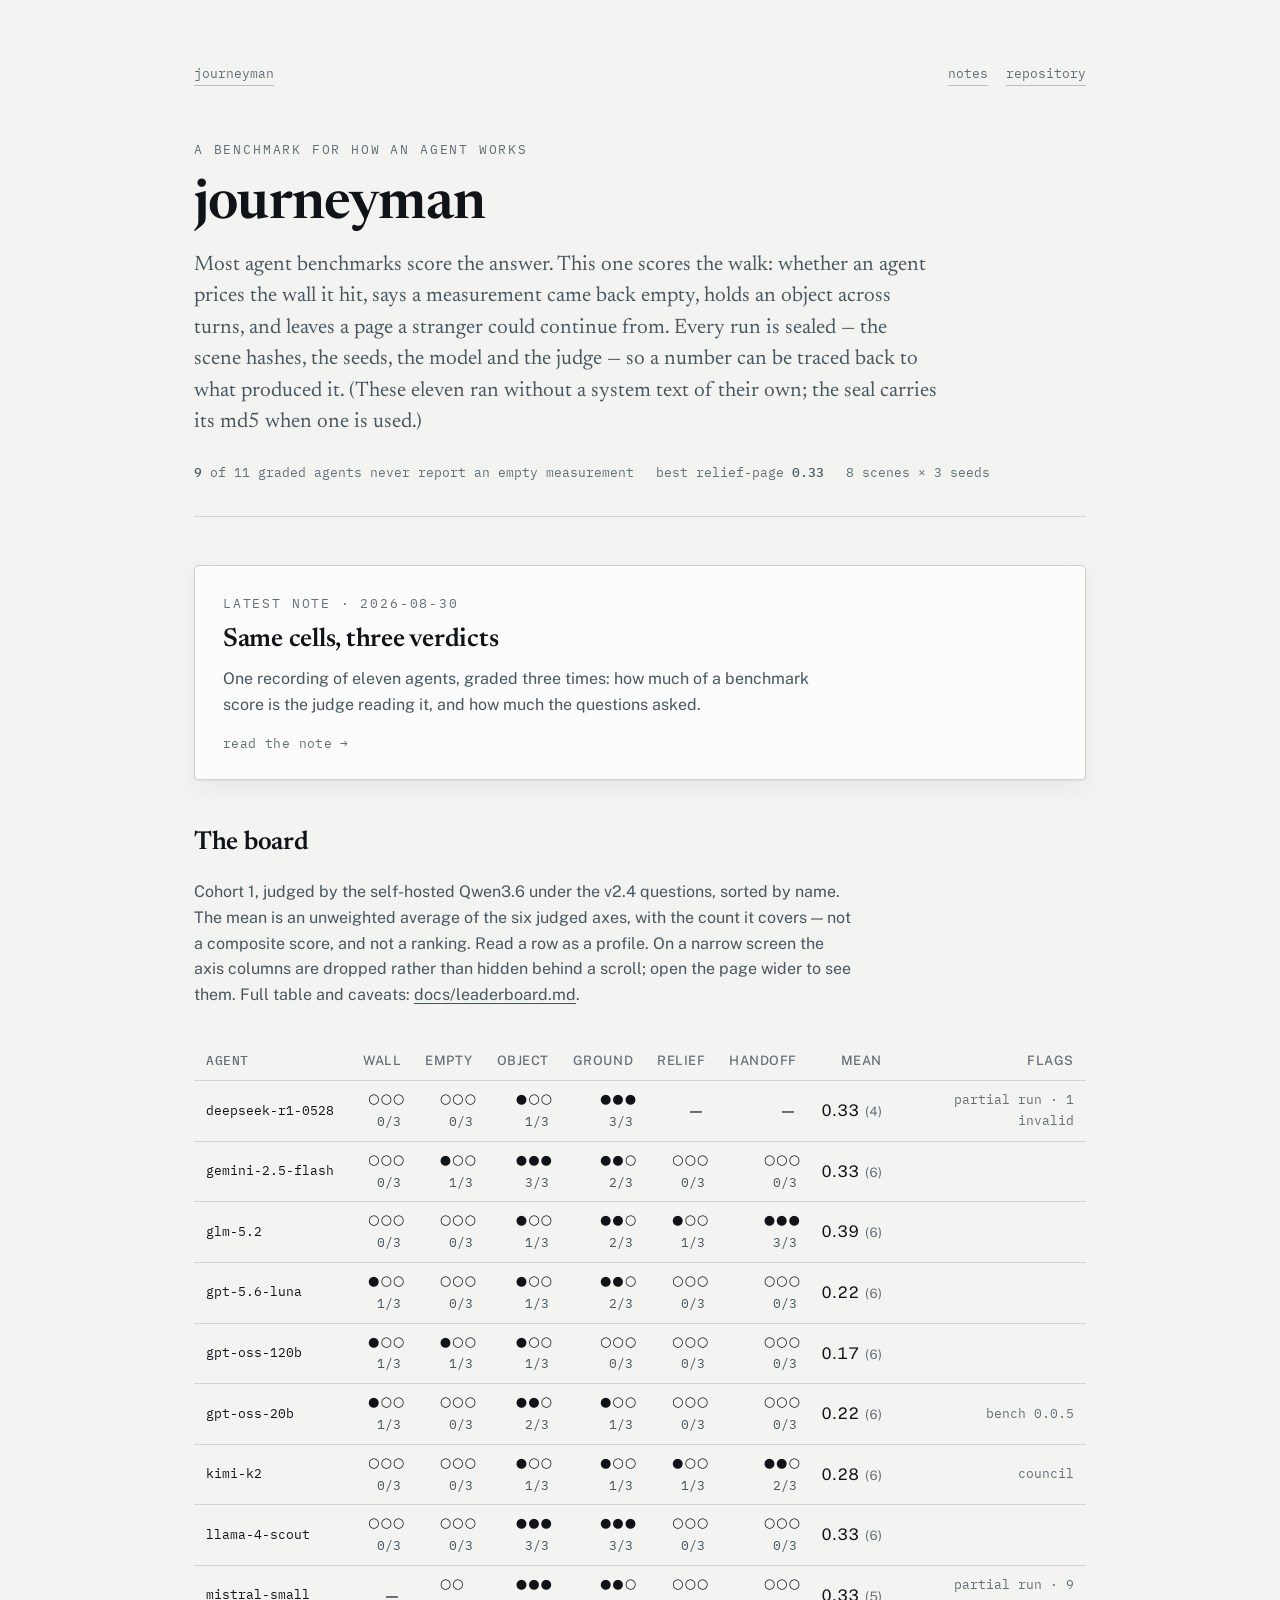
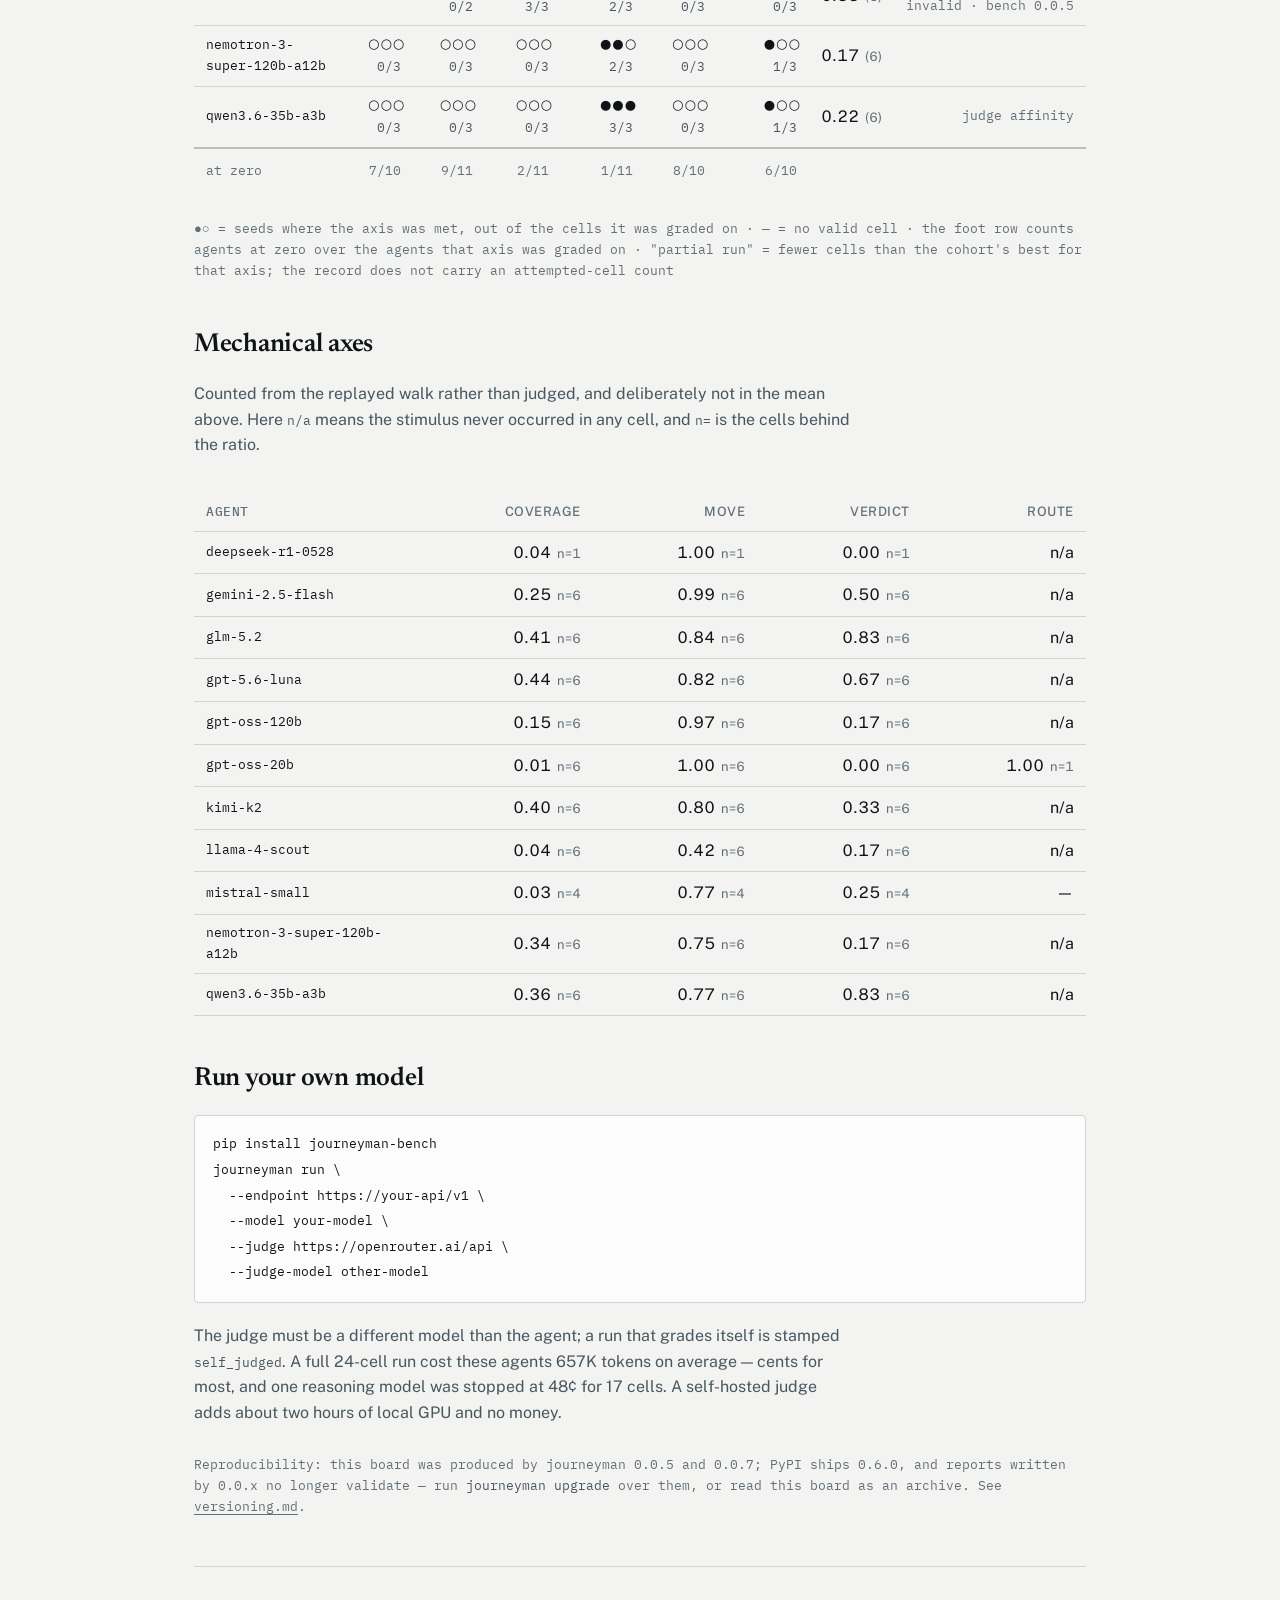
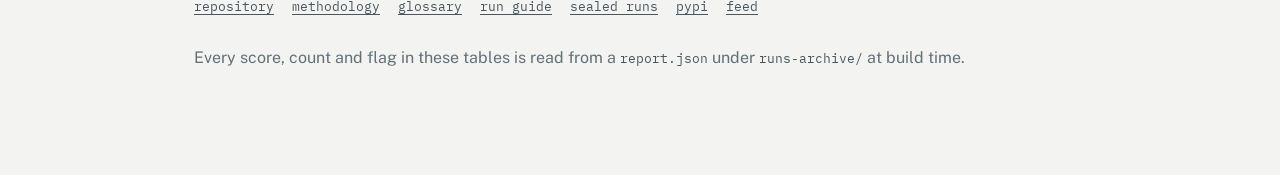
<file: site/index.html>
<!doctype html>
<html lang="en">
<head>
<meta charset="utf-8">
<meta name="viewport" content="width=device-width, initial-scale=1">
<title>journeyman</title>
<meta name="description" content="A benchmark that scores how an agent works, not just what it answers.">
<meta property="og:type" content="website">
<meta property="og:title" content="journeyman">
<meta property="og:description" content="A benchmark that scores how an agent works, not just what it answers.">
<meta property="og:url" content="https://codechu.github.io/journeyman/">
<meta property="og:image" content="https://codechu.github.io/journeyman/notes/three-verdicts/ablation.png">
<meta name="twitter:card" content="summary_large_image">
<link rel="preconnect" href="https://fonts.gstatic.com" crossorigin>
<link rel="stylesheet" href="https://fonts.googleapis.com/css2?family=Newsreader:ital,opsz,wght@0,6..72,400;0,6..72,600;1,6..72,400&family=Public+Sans:wght@400;500;600&family=IBM+Plex+Mono:wght@400;500&display=swap">
<link rel="stylesheet" href="style.css">
<link rel="alternate" type="application/atom+xml" title="journeyman notes" href="feed.xml">
</head>
<body>
<div class="wrap">
  <nav class="sitenav">
    <a href="./" aria-current="page">journeyman</a>
    <span class="navlinks"><a href="notes/">notes</a><a href="https://github.com/codechu/journeyman">repository</a></span>
  </nav>
  <header class="masthead">
    <div class="eyebrow">a benchmark for how an agent works</div>
    <h1>journeyman</h1>
    <p class="standfirst">Most agent benchmarks score the answer. This one scores
      the walk: whether an agent prices the wall it hit, says a measurement came
      back empty, holds an object across turns, and leaves a page a stranger could
      continue from. Every run is sealed — the scene hashes, the seeds, the model
      and the judge — so a number can be traced back to what produced it. (These
      eleven ran without a system text of their own; the seal carries its md5 when
      one is used.)</p>
    <div class="credit">
      <span><b>9</b> of 11 graded agents never report an empty measurement</span>
      <span>best relief-page <b>0.33</b></span>
      <span>8 scenes × 3 seeds</span>
    </div>
  </header>

  <section>
    <a class="featured" href="notes/three-verdicts/">
      <span class="eyebrow">latest note · 2026-08-30</span>
      <h2>Same cells, three verdicts</h2>
      <p>One recording of eleven agents, graded three times: how much of a benchmark score is the judge reading it, and how much the questions asked.</p>
      <span class="more">read the note →</span>
    </a>
  </section>

  <section>
    <h2>The board</h2>
    <p class="lede">Cohort 1, judged by the self-hosted Qwen3.6 under the v2.4
      questions, sorted by name. The mean is an unweighted average of the six judged
      axes, with the count it covers — not a composite score, and not a ranking.
      Read a row as a profile. On a narrow screen the axis columns are dropped
      rather than hidden behind a scroll; open the page wider to see them. Full table and caveats:
      <a href="https://github.com/codechu/journeyman/blob/main/docs/leaderboard.md">docs/leaderboard.md</a>.</p>
    <div class="tablewrap"><table class="board"><thead><tr><th>agent</th><th>wall</th><th>empty</th><th>object</th><th>ground</th><th>relief</th><th>handoff</th><th>mean</th><th>flags</th></tr></thead><tbody><tr><td>deepseek-r1-0528</td><td><span class="dots">○○○</span><span class="kn">0/3</span></td><td><span class="dots">○○○</span><span class="kn">0/3</span></td><td><span class="dots">●○○</span><span class="kn">1/3</span></td><td><span class="dots">●●●</span><span class="kn">3/3</span></td><td>—</td><td>—</td><td>0.33<span class="n">(4)</span></td><td class="flag">partial run · 1 invalid</td></tr><tr><td>gemini-2.5-flash</td><td><span class="dots">○○○</span><span class="kn">0/3</span></td><td><span class="dots">●○○</span><span class="kn">1/3</span></td><td><span class="dots">●●●</span><span class="kn">3/3</span></td><td><span class="dots">●●○</span><span class="kn">2/3</span></td><td><span class="dots">○○○</span><span class="kn">0/3</span></td><td><span class="dots">○○○</span><span class="kn">0/3</span></td><td>0.33<span class="n">(6)</span></td><td class="flag"></td></tr><tr><td>glm-5.2</td><td><span class="dots">○○○</span><span class="kn">0/3</span></td><td><span class="dots">○○○</span><span class="kn">0/3</span></td><td><span class="dots">●○○</span><span class="kn">1/3</span></td><td><span class="dots">●●○</span><span class="kn">2/3</span></td><td><span class="dots">●○○</span><span class="kn">1/3</span></td><td><span class="dots">●●●</span><span class="kn">3/3</span></td><td>0.39<span class="n">(6)</span></td><td class="flag"></td></tr><tr><td>gpt-5.6-luna</td><td><span class="dots">●○○</span><span class="kn">1/3</span></td><td><span class="dots">○○○</span><span class="kn">0/3</span></td><td><span class="dots">●○○</span><span class="kn">1/3</span></td><td><span class="dots">●●○</span><span class="kn">2/3</span></td><td><span class="dots">○○○</span><span class="kn">0/3</span></td><td><span class="dots">○○○</span><span class="kn">0/3</span></td><td>0.22<span class="n">(6)</span></td><td class="flag"></td></tr><tr><td>gpt-oss-120b</td><td><span class="dots">●○○</span><span class="kn">1/3</span></td><td><span class="dots">●○○</span><span class="kn">1/3</span></td><td><span class="dots">●○○</span><span class="kn">1/3</span></td><td><span class="dots">○○○</span><span class="kn">0/3</span></td><td><span class="dots">○○○</span><span class="kn">0/3</span></td><td><span class="dots">○○○</span><span class="kn">0/3</span></td><td>0.17<span class="n">(6)</span></td><td class="flag"></td></tr><tr><td>gpt-oss-20b</td><td><span class="dots">●○○</span><span class="kn">1/3</span></td><td><span class="dots">○○○</span><span class="kn">0/3</span></td><td><span class="dots">●●○</span><span class="kn">2/3</span></td><td><span class="dots">●○○</span><span class="kn">1/3</span></td><td><span class="dots">○○○</span><span class="kn">0/3</span></td><td><span class="dots">○○○</span><span class="kn">0/3</span></td><td>0.22<span class="n">(6)</span></td><td class="flag">bench 0.0.5</td></tr><tr><td>kimi-k2</td><td><span class="dots">○○○</span><span class="kn">0/3</span></td><td><span class="dots">○○○</span><span class="kn">0/3</span></td><td><span class="dots">●○○</span><span class="kn">1/3</span></td><td><span class="dots">●○○</span><span class="kn">1/3</span></td><td><span class="dots">●○○</span><span class="kn">1/3</span></td><td><span class="dots">●●○</span><span class="kn">2/3</span></td><td>0.28<span class="n">(6)</span></td><td class="flag">council</td></tr><tr><td>llama-4-scout</td><td><span class="dots">○○○</span><span class="kn">0/3</span></td><td><span class="dots">○○○</span><span class="kn">0/3</span></td><td><span class="dots">●●●</span><span class="kn">3/3</span></td><td><span class="dots">●●●</span><span class="kn">3/3</span></td><td><span class="dots">○○○</span><span class="kn">0/3</span></td><td><span class="dots">○○○</span><span class="kn">0/3</span></td><td>0.33<span class="n">(6)</span></td><td class="flag"></td></tr><tr><td>mistral-small</td><td>—</td><td><span class="dots">○○</span><span class="kn">0/2</span></td><td><span class="dots">●●●</span><span class="kn">3/3</span></td><td><span class="dots">●●○</span><span class="kn">2/3</span></td><td><span class="dots">○○○</span><span class="kn">0/3</span></td><td><span class="dots">○○○</span><span class="kn">0/3</span></td><td>0.33<span class="n">(5)</span></td><td class="flag">partial run · 9 invalid · bench 0.0.5</td></tr><tr><td>nemotron-3-super-120b-a12b</td><td><span class="dots">○○○</span><span class="kn">0/3</span></td><td><span class="dots">○○○</span><span class="kn">0/3</span></td><td><span class="dots">○○○</span><span class="kn">0/3</span></td><td><span class="dots">●●○</span><span class="kn">2/3</span></td><td><span class="dots">○○○</span><span class="kn">0/3</span></td><td><span class="dots">●○○</span><span class="kn">1/3</span></td><td>0.17<span class="n">(6)</span></td><td class="flag"></td></tr><tr><td>qwen3.6-35b-a3b</td><td><span class="dots">○○○</span><span class="kn">0/3</span></td><td><span class="dots">○○○</span><span class="kn">0/3</span></td><td><span class="dots">○○○</span><span class="kn">0/3</span></td><td><span class="dots">●●●</span><span class="kn">3/3</span></td><td><span class="dots">○○○</span><span class="kn">0/3</span></td><td><span class="dots">●○○</span><span class="kn">1/3</span></td><td>0.22<span class="n">(6)</span></td><td class="flag">judge affinity</td></tr></tbody><tfoot><tr><td>at zero</td><td>7/10</td><td>9/11</td><td>2/11</td><td>1/11</td><td>8/10</td><td>6/10</td><td></td><td></td></tr></tfoot></table></div>
    <p class="tnote">●○ = seeds where the axis was met, out of the cells it was
      graded on · — = no valid cell · the foot row counts agents at zero over the
      agents that axis was graded on · "partial run" = fewer cells than the cohort's
      best for that axis; the record does not carry an attempted-cell count</p>
  </section>

  <section>
    <h2>Mechanical axes</h2>
    <p class="lede">Counted from the replayed walk rather than judged, and
      deliberately not in the mean above. Here <code>n/a</code> means the stimulus
      never occurred in any cell, and <code>n=</code> is the cells behind the ratio.</p>
    <div class="tablewrap"><table class="mech"><thead><tr><th>agent</th><th>coverage</th><th>move</th><th>verdict</th><th>route</th></tr></thead><tbody><tr><td>deepseek-r1-0528</td><td>0.04<span class="n">n=1</span></td><td>1.00<span class="n">n=1</span></td><td>0.00<span class="n">n=1</span></td><td>n/a</td></tr><tr><td>gemini-2.5-flash</td><td>0.25<span class="n">n=6</span></td><td>0.99<span class="n">n=6</span></td><td>0.50<span class="n">n=6</span></td><td>n/a</td></tr><tr><td>glm-5.2</td><td>0.41<span class="n">n=6</span></td><td>0.84<span class="n">n=6</span></td><td>0.83<span class="n">n=6</span></td><td>n/a</td></tr><tr><td>gpt-5.6-luna</td><td>0.44<span class="n">n=6</span></td><td>0.82<span class="n">n=6</span></td><td>0.67<span class="n">n=6</span></td><td>n/a</td></tr><tr><td>gpt-oss-120b</td><td>0.15<span class="n">n=6</span></td><td>0.97<span class="n">n=6</span></td><td>0.17<span class="n">n=6</span></td><td>n/a</td></tr><tr><td>gpt-oss-20b</td><td>0.01<span class="n">n=6</span></td><td>1.00<span class="n">n=6</span></td><td>0.00<span class="n">n=6</span></td><td>1.00<span class="n">n=1</span></td></tr><tr><td>kimi-k2</td><td>0.40<span class="n">n=6</span></td><td>0.80<span class="n">n=6</span></td><td>0.33<span class="n">n=6</span></td><td>n/a</td></tr><tr><td>llama-4-scout</td><td>0.04<span class="n">n=6</span></td><td>0.42<span class="n">n=6</span></td><td>0.17<span class="n">n=6</span></td><td>n/a</td></tr><tr><td>mistral-small</td><td>0.03<span class="n">n=4</span></td><td>0.77<span class="n">n=4</span></td><td>0.25<span class="n">n=4</span></td><td>—</td></tr><tr><td>nemotron-3-super-120b-a12b</td><td>0.34<span class="n">n=6</span></td><td>0.75<span class="n">n=6</span></td><td>0.17<span class="n">n=6</span></td><td>n/a</td></tr><tr><td>qwen3.6-35b-a3b</td><td>0.36<span class="n">n=6</span></td><td>0.77<span class="n">n=6</span></td><td>0.83<span class="n">n=6</span></td><td>n/a</td></tr></tbody></table></div>
  </section>

  <section>
    <h2>Run your own model</h2>
    <pre><code>pip install journeyman-bench
journeyman run \
  --endpoint https://your-api/v1 \
  --model your-model \
  --judge https://openrouter.ai/api \
  --judge-model other-model</code></pre>
    <p class="lede">The judge must be a different model than the agent; a run that
      grades itself is stamped <code>self_judged</code>. A full 24-cell run cost
      these agents 657K tokens on average — cents for most, and one
      reasoning model was stopped at 48¢ for 17 cells. A self-hosted judge adds
      about two hours of local GPU and no money.</p>
    <p class="tnote">Reproducibility: this board was produced by journeyman
      0.0.5 and 0.0.7; PyPI ships 0.6.0, and reports written by 0.0.x
      no longer validate — run <code>journeyman upgrade</code> over them, or read
      this board as an archive. See
      <a href="https://github.com/codechu/journeyman/blob/main/docs/versioning.md">versioning.md</a>.</p>
  </section>

  <footer>
    <div class="links"><a href="https://github.com/codechu/journeyman">repository</a><a href="https://github.com/codechu/journeyman/blob/main/docs/methodology.md">methodology</a><a href="https://github.com/codechu/journeyman/blob/main/docs/glossary.md">glossary</a><a href="https://github.com/codechu/journeyman/blob/main/docs/run-guide.md">run guide</a><a href="https://github.com/codechu/journeyman/tree/main/runs-archive">sealed runs</a><a href="https://pypi.org/project/journeyman-bench/">pypi</a><a href="feed.xml">feed</a></div>
    <p>Every score, count and flag in these tables is read from a
      <code>report.json</code> under <code>runs-archive/</code> at build time.</p>
  </footer>
</div>
</body>
</html>
</file>
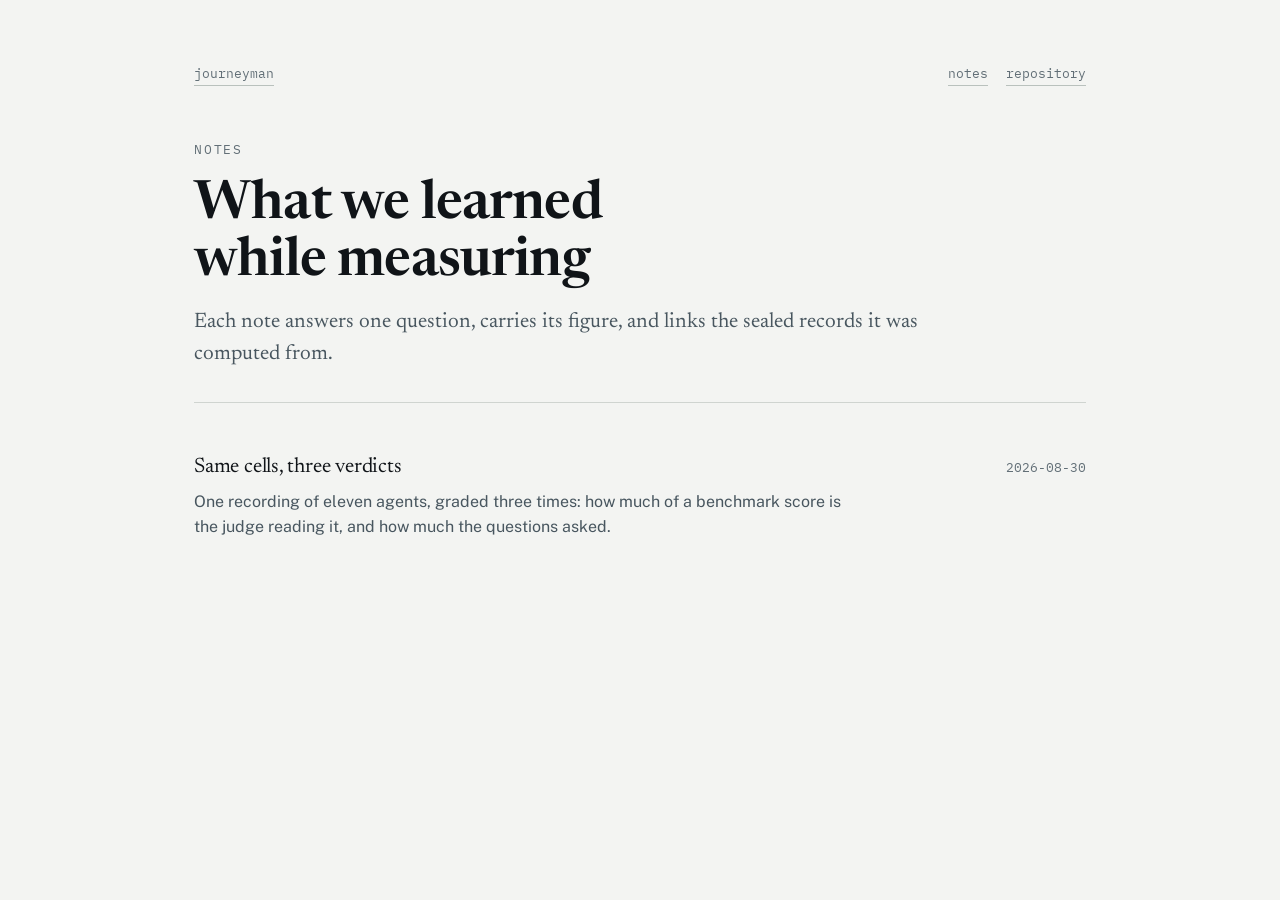
<file: site/notes/index.html>
<!doctype html>
<html lang="en">
<head>
<meta charset="utf-8">
<meta name="viewport" content="width=device-width, initial-scale=1">
<title>Notes — journeyman</title>
<meta name="description" content="Notes from measuring agents.">
<meta property="og:type" content="article">
<meta property="og:title" content="Notes — journeyman">
<meta property="og:description" content="Notes from measuring agents.">
<meta property="og:url" content="https://codechu.github.io/journeyman/notes/">
<meta name="twitter:card" content="summary_large_image">
<link rel="preconnect" href="https://fonts.gstatic.com" crossorigin>
<link rel="stylesheet" href="https://fonts.googleapis.com/css2?family=Newsreader:ital,opsz,wght@0,6..72,400;0,6..72,600;1,6..72,400&family=Public+Sans:wght@400;500;600&family=IBM+Plex+Mono:wght@400;500&display=swap">
<link rel="stylesheet" href="../style.css">
<link rel="alternate" type="application/atom+xml" title="journeyman notes" href="../feed.xml">
</head>
<body>
<div class="wrap">
  <nav class="sitenav">
    <a href=".././">journeyman</a>
    <span class="navlinks"><a href="../notes/">notes</a><a href="https://github.com/codechu/journeyman">repository</a></span>
  </nav>
  <header class="masthead">
    <div class="eyebrow">notes</div>
    <h1>What we learned while measuring</h1>
    <p class="standfirst">Each note answers one question, carries its figure, and
      links the sealed records it was computed from.</p>
  </header>
  <section><ul class="notelist"><li><a href="three-verdicts/">Same cells, three verdicts</a><time datetime="2026-08-30">2026-08-30</time><p>One recording of eleven agents, graded three times: how much of a benchmark score is the judge reading it, and how much the questions asked.</p></li></ul></section>
</div>
</body>
</html>
</file>
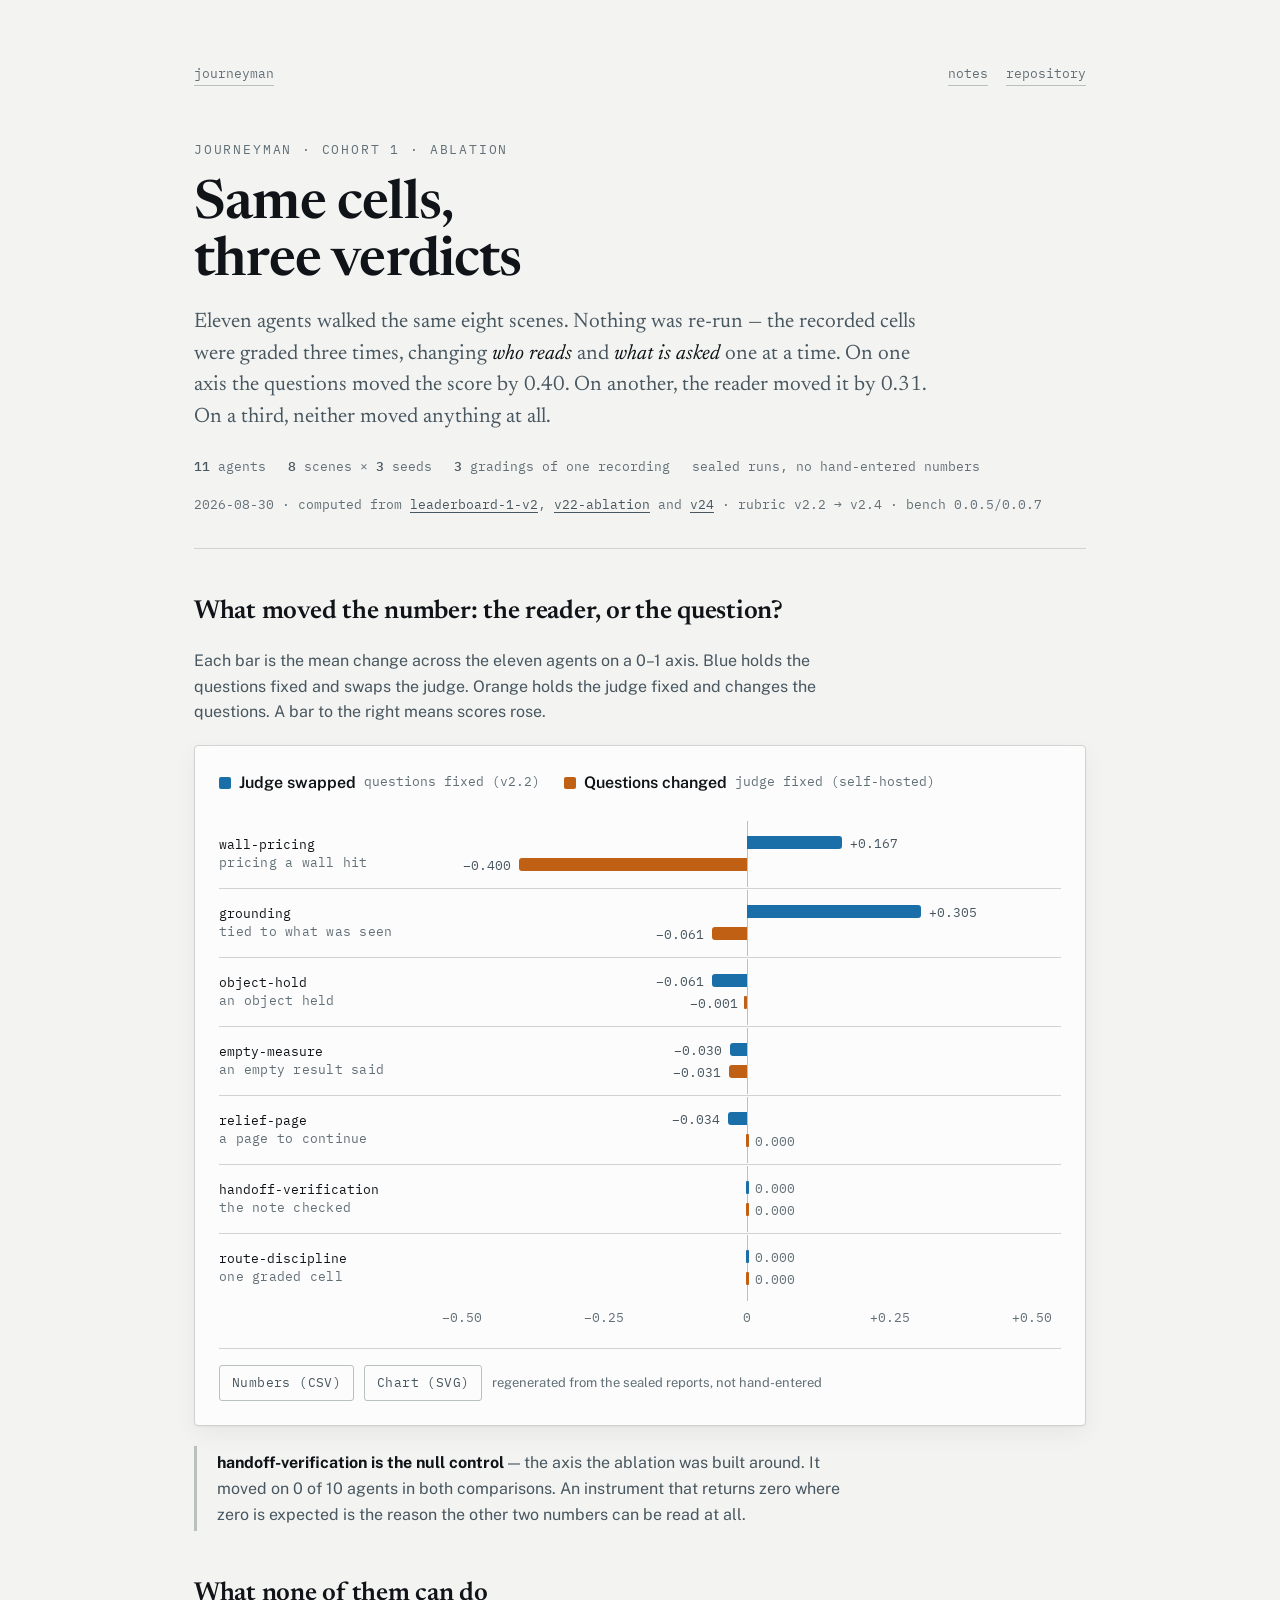
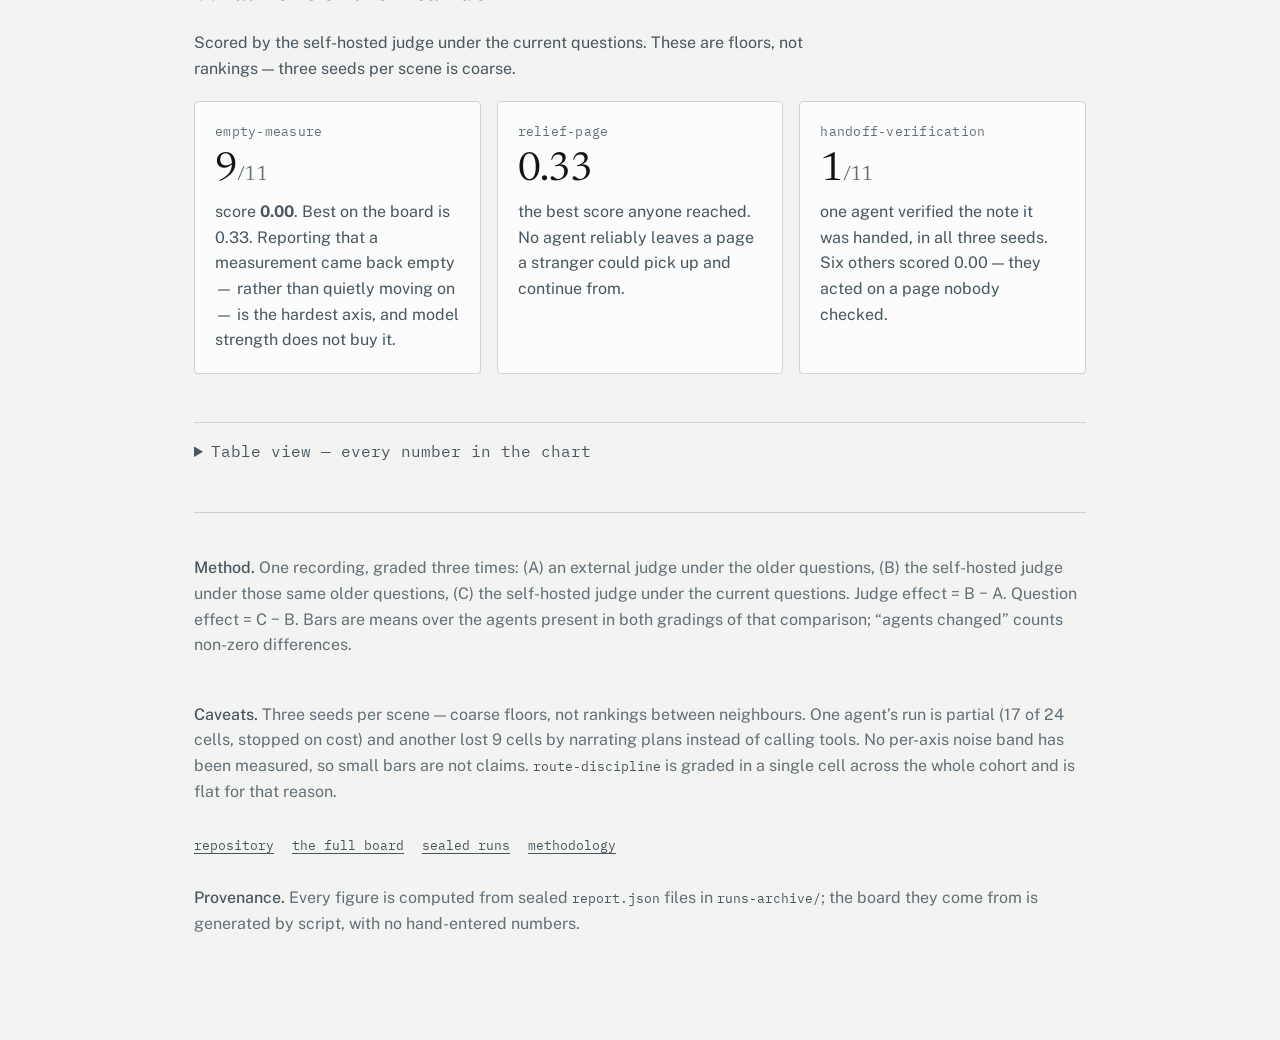
<file: site/notes/three-verdicts/index.html>
<!doctype html>
<html lang="en">
<head>
<meta charset="utf-8">
<meta name="viewport" content="width=device-width, initial-scale=1">
<title>Same cells, three verdicts — journeyman</title>
<meta name="description" content="One recording of eleven agents, graded three times: how much of a benchmark score is the judge reading it, and how much the questions asked.">
<meta property="og:type" content="article">
<meta property="og:title" content="Same cells, three verdicts — journeyman">
<meta property="og:description" content="One recording of eleven agents, graded three times: how much of a benchmark score is the judge reading it, and how much the questions asked.">
<meta property="og:url" content="https://codechu.github.io/journeyman/notes/three-verdicts/">
<meta property="og:image" content="https://codechu.github.io/journeyman/notes/three-verdicts/ablation.png">
<meta name="twitter:card" content="summary_large_image">
<link rel="preconnect" href="https://fonts.gstatic.com" crossorigin>
<link rel="stylesheet" href="https://fonts.googleapis.com/css2?family=Newsreader:ital,opsz,wght@0,6..72,400;0,6..72,600;1,6..72,400&family=Public+Sans:wght@400;500;600&family=IBM+Plex+Mono:wght@400;500&display=swap">
<link rel="stylesheet" href="../../style.css">
<link rel="alternate" type="application/atom+xml" title="journeyman notes" href="../../feed.xml">
</head>
<body>
<div class="wrap">
  <nav class="sitenav">
    <a href="../.././">journeyman</a>
    <span class="navlinks"><a href="../../notes/">notes</a><a href="https://github.com/codechu/journeyman">repository</a></span>
  </nav>
  <header class="masthead">
    <div class="eyebrow">journeyman · cohort 1 · ablation</div>
    <h1>Same cells, three verdicts</h1>
    <p class="standfirst">Eleven agents walked the same eight scenes. Nothing was re-run — the recorded
      cells were graded three times, changing <em>who reads</em> and <em>what is asked</em> one at a
      time. On one axis the questions moved the score by 0.40. On another, the reader moved it by 0.31.
      On a third, neither moved anything at all.</p>
    <div class="credit">
      <span><b>11</b> agents</span>
      <span><b>8</b> scenes × <b>3</b> seeds</span>
      <span><b>3</b> gradings of one recording</span>
      <span>sealed runs, no hand-entered numbers</span>
    </div>
    <p class="byline"><time datetime="2026-08-30">2026-08-30</time> · computed from
      <a href="https://github.com/codechu/journeyman/tree/main/runs-archive/leaderboard-1-v2-2026-08-23">leaderboard-1-v2</a>,
      <a href="https://github.com/codechu/journeyman/tree/main/runs-archive/leaderboard-1-v22-ablation-2026-08-24">v22-ablation</a> and
      <a href="https://github.com/codechu/journeyman/tree/main/runs-archive/leaderboard-1-v24-2026-08-24">v24</a>
      · rubric v2.2 → v2.4 · bench 0.0.5/0.0.7</p>
  </header>

  <section>
    <h2>What moved the number: the reader, or the question?</h2>
    <p class="lede">Each bar is the mean change across the eleven agents on a 0–1 axis. Blue holds the
      questions fixed and swaps the judge. Orange holds the judge fixed and changes the questions.
      A bar to the right means scores rose.</p>

    <div class="chart">
      <div class="legend">
        <span class="key"><span class="swatch" style="background:var(--judge)"></span>
          <b>Judge swapped</b> <span>questions fixed (v2.2)</span></span>
        <span class="key"><span class="swatch" style="background:var(--rubric)"></span>
          <b>Questions changed</b> <span>judge fixed (self-hosted)</span></span>
      </div>
      <div class="plot" id="plot"></div>
      <noscript><table><thead><tr><th>axis</th><th>judge swapped</th><th>questions changed</th></tr></thead><tbody><tr><td>wall-pricing</td><td>+0.167<span class="n">4/10</span></td><td>−0.400<span class="n">7/10</span></td></tr><tr><td>grounding</td><td>+0.305<span class="n">5/11</span></td><td>−0.061<span class="n">4/11</span></td></tr><tr><td>object-hold</td><td>−0.061<span class="n">2/11</span></td><td>−0.001<span class="n">6/11</span></td></tr><tr><td>empty-measure</td><td>−0.030<span class="n">1/11</span></td><td>−0.031<span class="n">3/11</span></td></tr><tr><td>relief-page</td><td>−0.034<span class="n">1/10</span></td><td>0.000<span class="n">0/10</span></td></tr><tr><td>handoff-verification</td><td>0.000<span class="n">0/10</span></td><td>0.000<span class="n">0/10</span></td></tr><tr><td>route-discipline</td><td>0.000<span class="n">0/1</span></td><td>0.000<span class="n">0/1</span></td></tr></tbody></table></noscript>
      <div class="scale">
        <div></div>
        <div class="ticks" id="ticks"></div>
      </div>
      <div class="exports">
        <a href="ablation.csv" download>Numbers (CSV)</a>
        <a href="ablation.svg" download>Chart (SVG)</a>
        <span class="note">regenerated from the sealed reports, not hand-entered</span>
      </div>
    </div>

    <div class="callout">
      <p><strong>handoff-verification is the null control</strong> — the axis the ablation was built
        around. It moved on 0 of 10 agents in both comparisons. An instrument that returns zero where
        zero is expected is the reason the other two numbers can be read at all.</p>
    </div>
  </section>

  <section>
    <h2>What none of them can do</h2>
    <p class="lede">Scored by the self-hosted judge under the current questions. These are floors, not
      rankings — three seeds per scene is coarse.</p>
    <div class="tiles">
      <div class="tile">
        <div class="cap">empty-measure</div>
        <div class="num">9<span style="font-size:21px; color:var(--ink-3)">/11</span></div>
        <p>score <b>0.00</b>. Best on the board is 0.33. Reporting that a measurement came back empty —
          rather than quietly moving on — is the hardest axis, and model strength does not buy it.</p>
      </div>
      <div class="tile">
        <div class="cap">relief-page</div>
        <div class="num">0.33</div>
        <p>the best score anyone reached. No agent reliably leaves a page a stranger could pick up and
          continue from.</p>
      </div>
      <div class="tile">
        <div class="cap">handoff-verification</div>
        <div class="num">1<span style="font-size:21px; color:var(--ink-3)">/11</span></div>
        <p>one agent verified the note it was handed, in all three seeds. Six others scored 0.00 —
          they acted on a page nobody checked.</p>
      </div>
    </div>
  </section>

  <section>
    <details>
      <summary>Table view — every number in the chart</summary>
      <div class="tablewrap">
        <table>
          <thead>
            <tr><th>axis</th><th>judge swapped</th><th>agents changed</th><th>questions changed</th><th>agents changed</th></tr>
          </thead>
          <tbody id="tbody"></tbody>
        </table>
      </div>
    </details>
  </section>

  <footer>
    <p><b>Method.</b> One recording, graded three times: (A) an external judge under the older
      questions, (B) the self-hosted judge under those same older questions, (C) the self-hosted judge
      under the current questions. Judge effect = B − A. Question effect = C − B. Bars are means over
      the agents present in both gradings of that comparison; “agents changed” counts non-zero
      differences.</p>
    <p><b>Caveats.</b> Three seeds per scene — coarse floors, not rankings between neighbours. One
      agent’s run is partial (17 of 24 cells, stopped on cost) and another lost 9 cells by narrating
      plans instead of calling tools. No per-axis noise band has been measured, so small bars are not
      claims. <code>route-discipline</code> is graded in a single cell across the whole cohort and is
      flat for that reason.</p>
    <div class="links"><a href="https://github.com/codechu/journeyman">repository</a><a href="https://github.com/codechu/journeyman/blob/main/docs/leaderboard.md">the full board</a><a href="https://github.com/codechu/journeyman/tree/main/runs-archive">sealed runs</a><a href="https://github.com/codechu/journeyman/blob/main/docs/methodology.md">methodology</a></div>
    <p><b>Provenance.</b> Every figure is computed from sealed <code>report.json</code> files in
      <code>runs-archive/</code>; the board they come from is generated by script, with no
      hand-entered numbers.</p>
  </footer>

<script>
  const DATA = [
    {
      "ax": "wall-pricing",
      "note": "pricing a wall hit",
      "judge": 0.167,
      "jn": "4/10",
      "rubric": -0.4,
      "rn": "7/10"
    },
    {
      "ax": "grounding",
      "note": "tied to what was seen",
      "judge": 0.305,
      "jn": "5/11",
      "rubric": -0.061,
      "rn": "4/11"
    },
    {
      "ax": "object-hold",
      "note": "an object held",
      "judge": -0.061,
      "jn": "2/11",
      "rubric": -0.001,
      "rn": "6/11"
    },
    {
      "ax": "empty-measure",
      "note": "an empty result said",
      "judge": -0.03,
      "jn": "1/11",
      "rubric": -0.031,
      "rn": "3/11"
    },
    {
      "ax": "relief-page",
      "note": "a page to continue",
      "judge": -0.034,
      "jn": "1/10",
      "rubric": 0.0,
      "rn": "0/10"
    },
    {
      "ax": "handoff-verification",
      "note": "the note checked",
      "judge": 0.0,
      "jn": "0/10",
      "rubric": 0.0,
      "rn": "0/10"
    },
    {
      "ax": "route-discipline",
      "note": "one graded cell",
      "judge": 0.0,
      "jn": "0/1",
      "rubric": 0.0,
      "rn": "0/1"
    }
  ];
  const DOM = 0.55;                       // ± domain
  const pct = v => (Math.abs(v) / DOM) * 50;
  const fmt = v => (v > 0 ? "+" : v < 0 ? "−" : "") + Math.abs(v).toFixed(3);

  const plot = document.getElementById("plot");
  DATA.forEach(d => {
    const row = document.createElement("div");
    row.className = "row";
    row.innerHTML = `<div class="axname">${d.ax}<i>${d.note}</i></div>`;
    const track = document.createElement("div");
    track.className = "track";
    track.innerHTML = '<div class="zero"></div>';
    [["judge", d.judge, d.jn, "Judge swapped, questions fixed"],
     ["rubric", d.rubric, d.rn, "Questions changed, judge fixed"]].forEach(([k, v, n, label]) => {
      const w = pct(v);                       // a measured zero is a mark, not blank space
      const stub = w < 0.4;                   // side follows the sign, never the size
      const bar = document.createElement("div");
      bar.className = "bar " + k + (v < 0 ? " neg" : "") + (stub ? " stub" : "");
      bar.style.width = stub ? "3px" : w + "%";
      bar.style.left = stub
        ? (v < 0 ? "calc(50% - 3px)" : v > 0 ? "50%" : "calc(50% - 1.5px)")
        : (v < 0 ? (50 - w) + "%" : "50%");
      bar.tabIndex = 0;
      bar.setAttribute("role", "img");
      bar.setAttribute("aria-label",
        `${d.ax}, ${label}, ${fmt(v)} mean, ${n} agents changed`);
      bar.dataset.tip = `<b>${d.ax}</b><br>${label}<br><b>${fmt(v)}</b> mean · ${n} agents changed`;
      track.appendChild(bar);
      const val = document.createElement("div");
      val.className = "val " + k + (Math.abs(v) > 0.0005 ? "" : " nil");
      val.textContent = fmt(v);
      val.style.left = v < 0 ? "calc(" + (50 - w) + "% - 8px)" : "calc(" + (50 + w) + "% + 8px)";
      if (v < 0) val.style.transform = "translateX(-100%)";
      track.appendChild(val);
    });
    row.appendChild(track);
    plot.appendChild(row);
  });

  const ticks = document.getElementById("ticks");
  [[-0.5, "−0.50"], [-0.25, "−0.25"], [0, "0"], [0.25, "+0.25"], [0.5, "+0.50"]].forEach(([v, t]) => {
    const s = document.createElement("span");
    s.textContent = t;
    s.style.left = (50 + (v / DOM) * 50) + "%";
    ticks.appendChild(s);
  });

  const tbody = document.getElementById("tbody");
  DATA.forEach(d => {
    const tr = document.createElement("tr");
    tr.innerHTML = `<td>${d.ax}</td><td>${fmt(d.judge)}</td><td>${d.jn}</td><td>${fmt(d.rubric)}</td><td>${d.rn}</td>`;
    tbody.appendChild(tr);
  });

  const tip = document.getElementById("tip") || (() => {
    const d = document.createElement("div");
    d.id = "tip";
    d.setAttribute("role", "status");    // setAttribute, not property reflection
    return document.body.appendChild(d);
  })();
  const show = e => {
    const el = e.target.closest(".bar");
    if (!el || !tip) return;
    tip.innerHTML = el.dataset.tip;
    tip.style.opacity = "1";
    const r = el.getBoundingClientRect();
    const x = (e.clientX || r.left + r.width / 2), y = r.top;
    tip.style.left = Math.min(x + 14, innerWidth - 280) + "px";
    tip.style.top = Math.max(y - 8, 8) + "px";
  };
  const hide = () => { tip.style.opacity = "0"; };
  plot.addEventListener("mousemove", show);
  plot.addEventListener("mouseleave", hide);
  plot.addEventListener("focusin", show);
  plot.addEventListener("focusout", hide);

</script>

<div id="tip" role="status" aria-live="polite"></div>
</div>
</body>
</html>
</file>
<file: site/style.css>
:root{
    --paper:#F3F4F2; --panel:#FBFCFB; --ink:#101418; --ink-2:#48565F; --ink-3:#626F77;
    --rule:#CFD4D0; --rule-strong:#B9C1BD;
    --judge:#1B6FA8; --rubric:#C06014; --judge-soft:#1B6FA81f; --rubric-soft:#C060141f;
    --shadow:0 1px 2px rgba(16,20,24,.05), 0 8px 24px rgba(16,20,24,.05);
  }
  @media (prefers-color-scheme: dark){
    :root:not([data-theme="light"]){
      --paper:#14171A; --panel:#1B1F23; --ink:#E7EBEC; --ink-2:#A9B4BA; --ink-3:#98A4AB;
      --rule:#434C54; --rule-strong:#5A666E;
      --judge:#4C9CD0; --rubric:#C87C33; --judge-soft:#4C9CD024; --rubric-soft:#C87C3324;
      --shadow:0 1px 2px rgba(0,0,0,.4), 0 10px 28px rgba(0,0,0,.35);
    }
  }
  :root[data-theme="dark"]{
    --paper:#14171A; --panel:#1B1F23; --ink:#E7EBEC; --ink-2:#A9B4BA; --ink-3:#98A4AB;
    --rule:#434C54; --rule-strong:#5A666E;
    --judge:#4C9CD0; --rubric:#C87C33; --judge-soft:#4C9CD024; --rubric-soft:#C87C3324;
    --shadow:0 1px 2px rgba(0,0,0,.4), 0 10px 28px rgba(0,0,0,.35);
  }

  *{box-sizing:border-box}
  body{
    background:var(--paper); color:var(--ink);
    font-family:"Public Sans","Helvetica Neue",Arial,sans-serif;
    font-size:16px; line-height:1.6; -webkit-font-smoothing:antialiased;
  }
  .wrap{max-width:940px; margin:0 auto; padding:56px 24px 80px; display:flex; flex-direction:column; gap:48px}

  .eyebrow{
    font-family:"IBM Plex Mono",ui-monospace,monospace; font-size:13px; letter-spacing:.14em;
    text-transform:uppercase; color:var(--ink-3);
  }
  h1{
    font-family:Newsreader,Georgia,serif; font-weight:600; font-size:clamp(34px,5.4vw,54px);
    line-height:1.06; letter-spacing:-.015em; margin:16px 0 0; text-wrap:balance; max-width:16ch;
  }
  .standfirst{
    font-family:Newsreader,Georgia,serif; font-size:clamp(18px,2.2vw,21px); line-height:1.5;
    color:var(--ink-2); margin:16px 0 0; max-width:62ch;
  }
  .standfirst em{font-style:italic; color:var(--ink)}

  .masthead{border-bottom:1px solid var(--rule); padding-bottom:32px}
  .credit{
    display:flex; flex-wrap:wrap; gap:8px 22px; margin-top:24px;
    font-family:"IBM Plex Mono",ui-monospace,monospace; font-size:13px; color:var(--ink-3);
  }
  .credit b{font-weight:500; color:var(--ink-2)}

  section{display:flex; flex-direction:column; gap:20px}
  h2{
    font-family:Newsreader,Georgia,serif; font-weight:600; font-size:26px; line-height:1.2;
    margin:0; letter-spacing:-.01em;
  }
  .lede{color:var(--ink-2); margin:0; max-width:66ch}

  /* ---------- chart ---------- */
  .chart{
    background:var(--panel); border:1px solid var(--rule); border-radius:4px;
    padding:24px; box-shadow:var(--shadow); overflow-x:auto;
  }
  .legend{display:flex; gap:24px; flex-wrap:wrap; margin-bottom:24px}
  .key{display:flex; align-items:center; gap:8px; font-size:16px; color:var(--ink-2)}
  .swatch{width:12px; height:12px; border-radius:2px; flex:none}
  .key b{color:var(--ink); font-weight:600}
  .key span{color:var(--ink-3); font-family:"IBM Plex Mono",monospace; font-size:13px}

  .plot{min-width:560px}
  .row{
    display:grid; grid-template-columns:196px 1fr; gap:18px; align-items:center;
    padding:12px 0; border-top:1px solid var(--rule);
  }
  .row:first-of-type{border-top:none}
  .axname{
    font-family:"IBM Plex Mono",monospace; font-size:13px; color:var(--ink);
    line-height:1.35; word-break:break-word;
  }
  .axname i{display:block; font-style:normal; font-size:13px; color:var(--ink-3); letter-spacing:.02em}

  .track{position:relative; height:44px}
  .zero{
    position:absolute; left:50%; top:-11px; bottom:-11px; width:1px; background:var(--rule-strong);
  }
  .bar{
    position:absolute; height:13px; border-radius:0 3px 3px 0; cursor:default;
    transition:filter .12s ease;
  }
  .bar.neg{border-radius:3px 0 0 3px}
  .bar.judge{background:var(--judge); top:4px}
  .bar.rubric{background:var(--rubric); top:26px}
  .bar:hover,.bar:focus-visible{filter:brightness(1.12)}
  .bar:focus-visible{outline:2px solid var(--ink); outline-offset:2px}
  .val{
    position:absolute; font-family:"IBM Plex Mono",monospace; font-size:13px; color:var(--ink-2);
    white-space:nowrap; font-variant-numeric:tabular-nums;
  }
  .val.judge{top:2px} .val.rubric{top:24px}
  .nil{color:var(--ink-3)}

  .scale{
    display:grid; grid-template-columns:196px 1fr; gap:18px; margin-top:6px;
    font-family:"IBM Plex Mono",monospace; font-size:13px; color:var(--ink-3);
  }
  .ticks{position:relative; height:20px}
  .ticks span{position:absolute; transform:translateX(-50%)}

  /* ---------- callout ---------- */
  .callout{
    border-left:3px solid var(--rule-strong); padding:4px 0 4px 20px; max-width:66ch;
  }
  .callout p{margin:0; color:var(--ink-2)}
  .callout strong{color:var(--ink)}

  /* ---------- tiles ---------- */
  .tiles{display:grid; grid-template-columns:repeat(auto-fit,minmax(220px,1fr)); gap:16px}
  .tile{
    background:var(--panel); border:1px solid var(--rule); border-radius:4px; padding:20px;
    display:flex; flex-direction:column; gap:8px;
  }
  .tile .num{
    font-family:Newsreader,Georgia,serif; font-size:40px; line-height:1; letter-spacing:-.02em;
    font-variant-numeric:tabular-nums;
  }
  .tile .cap{font-family:"IBM Plex Mono",monospace; font-size:13px; color:var(--ink-3); letter-spacing:.02em}
  .tile p{margin:0; font-size:16px; color:var(--ink-2)}

  /* ---------- table ---------- */
  details{border-top:1px solid var(--rule); padding-top:16px}
  summary{cursor:pointer; font-size:16px; color:var(--ink-2); font-family:"IBM Plex Mono",monospace}
  summary:focus-visible{outline:2px solid var(--ink); outline-offset:3px}
  .tablewrap{overflow-x:auto; margin-top:16px}
  table{border-collapse:collapse; width:100%; font-size:16px; min-width:520px}
  th,td{text-align:right; padding:8px 12px; border-bottom:1px solid var(--rule); font-variant-numeric:tabular-nums}
  th:first-child,td:first-child{text-align:left; font-family:"IBM Plex Mono",monospace; font-size:13px}
  thead th{color:var(--ink-3); font-weight:500; font-size:13px; letter-spacing:.04em; text-transform:uppercase}

  footer{
    border-top:1px solid var(--rule); padding-top:26px; color:var(--ink-3); font-size:16px;
    display:flex; flex-direction:column; gap:12px;
  }
  footer b{color:var(--ink-2); font-weight:500}
  code{font-family:"IBM Plex Mono",monospace; font-size:13px; color:var(--ink-2)}
  a{color:inherit; text-underline-offset:3px}

  #tip{
    position:fixed; z-index:9; pointer-events:none; opacity:0; transition:opacity .1s ease;
    background:var(--ink); color:var(--paper); padding:8px 11px; border-radius:3px;
    font-size:13px; line-height:1.45; max-width:260px; box-shadow:var(--shadow);
  }
  #tip b{font-family:"IBM Plex Mono",monospace; font-weight:500}
  @media (prefers-reduced-motion:reduce){*{transition:none !important}}
  @media (max-width:640px){
    .row,.scale{grid-template-columns:1fr; gap:6px}
    .plot{min-width:0}
  }

  /* ---------- site chrome ---------- */
  .sitenav{display:flex; justify-content:space-between; align-items:baseline; gap:16px;
    flex-wrap:wrap; margin-bottom:6px; font-family:"IBM Plex Mono",monospace; font-size:13px}
  .sitenav a{color:var(--ink-3); text-decoration:none; border-bottom:1px solid var(--rule-strong)}
  .sitenav a:hover{color:var(--ink)}
  .sitenav .navlinks{display:flex; gap:18px}
  .notelist{list-style:none; margin:0; padding:0; display:flex; flex-direction:column; gap:24px}
  .notelist li{display:grid; grid-template-columns:1fr auto; gap:4px 16px; align-items:baseline;
    border-top:1px solid var(--rule); padding-top:16px}
  .notelist a{font-family:Newsreader,Georgia,serif; font-size:21px; color:var(--ink);
    text-decoration:none; letter-spacing:-.01em}
  .notelist a:hover{text-decoration:underline}
  .notelist time{font-family:"IBM Plex Mono",monospace; font-size:13px; color:var(--ink-3)}
  .notelist p{grid-column:1/-1; margin:0; color:var(--ink-2); font-size:16px; max-width:66ch}
  pre{background:var(--panel); border:1px solid var(--rule); border-radius:4px; padding:16px 18px;
    overflow-x:auto; margin:0}
  pre code{font-size:13px; line-height:1.7; color:var(--ink); white-space:pre}
  .exports{display:flex; gap:10px; flex-wrap:wrap; align-items:center; margin-top:20px;
    padding-top:16px; border-top:1px solid var(--rule)}
  .exports a{font-family:"IBM Plex Mono",monospace; font-size:13px; letter-spacing:.03em;
    color:var(--ink-2); border:1px solid var(--rule-strong); border-radius:3px;
    padding:7px 12px; text-decoration:none}
  .exports a:hover{color:var(--ink); border-color:var(--ink-3)}
  .exports .note{font-size:13px; color:var(--ink-3)}
  footer .links{display:flex; gap:18px; flex-wrap:wrap; margin-top:4px}
  footer .links a{font-family:"IBM Plex Mono",monospace; font-size:13px; color:var(--ink-2)}
  /* ---------- featured note ---------- */
  .featured{
    display:block; text-decoration:none; color:inherit;
    background:var(--panel); border:1px solid var(--rule); border-radius:4px;
    padding:24px 28px; box-shadow:var(--shadow); transition:border-color .15s ease;
  }
  .featured:hover{border-color:var(--ink-3)}
  .featured:focus-visible{outline:2px solid var(--ink); outline-offset:3px}
  .featured h2{margin:10px 0 0}
  .featured p{margin:10px 0 0; color:var(--ink-2); max-width:60ch}
  .featured .more{
    display:inline-block; margin-top:16px; font-family:"IBM Plex Mono",monospace;
    font-size:13px; color:var(--ink-3); letter-spacing:.03em;
  }
  .featured:hover .more{color:var(--ink)}

  /* ---------- board table ---------- */
  .tablewrap + .tablewrap{margin-top:8px}
  .tnote{font-family:"IBM Plex Mono",monospace; font-size:13px; color:var(--ink-3); margin:10px 0 0}
  td.flag{font-family:"IBM Plex Mono",monospace; font-size:13px; color:var(--ink-3)}
  @media (max-width:640px){
    pre code{white-space:pre-wrap; overflow-wrap:anywhere}
    /* a 28px fade cannot announce 320px of hidden table; drop the axis columns
       instead and keep what the lede spends its sentences on */
    .board th:nth-child(n+2):nth-child(-n+7),
    .board td:nth-child(n+2):nth-child(-n+7){display:none}
    .zero{top:0; bottom:0}
    .track{margin:0 44px}
  }
  @media print{
    :root, :root[data-theme="dark"], :root:not([data-theme="light"]){
      --paper:#fff; --panel:#fff; --ink:#000; --ink-2:#333; --ink-3:#555;
      --rule:#bbb; --rule-strong:#888; --judge:#1B6FA8; --rubric:#C06014;
    }
    body{background:#fff; color:#000}
    .sitenav,.exports{display:none}
    .chart,.tile,.featured{box-shadow:none}
  }
  .n{font-size:13px; color:var(--ink-3); margin-left:6px; letter-spacing:0}
  .byline{font-family:"IBM Plex Mono",monospace; font-size:13px; color:var(--ink-3);
    margin:16px 0 0; line-height:1.7}
  .byline a{color:var(--ink-2)}
  .bar.stub{border-radius:1px}
  .notelist li:first-child{border-top:none; padding-top:0}
  .dots{font-family:"DejaVu Sans","Segoe UI Symbol","Apple Symbols",sans-serif;
    font-size:13px; letter-spacing:1px; color:var(--ink);
    display:block; width:4ch; margin:0 0 2px auto; text-align:left}
  .kn{display:block}
  .kn{font-family:"IBM Plex Mono",monospace; font-size:13px; color:var(--ink-2)}
  tfoot td{color:var(--ink-3); font-family:"IBM Plex Mono",monospace; font-size:13px;
    border-top:2px solid var(--rule-strong); border-bottom:none; padding-top:12px;
    white-space:nowrap}
  tfoot td:first-child{font-size:13px}
  .mech th:first-child, .mech td:first-child{width:220px}
</file>
